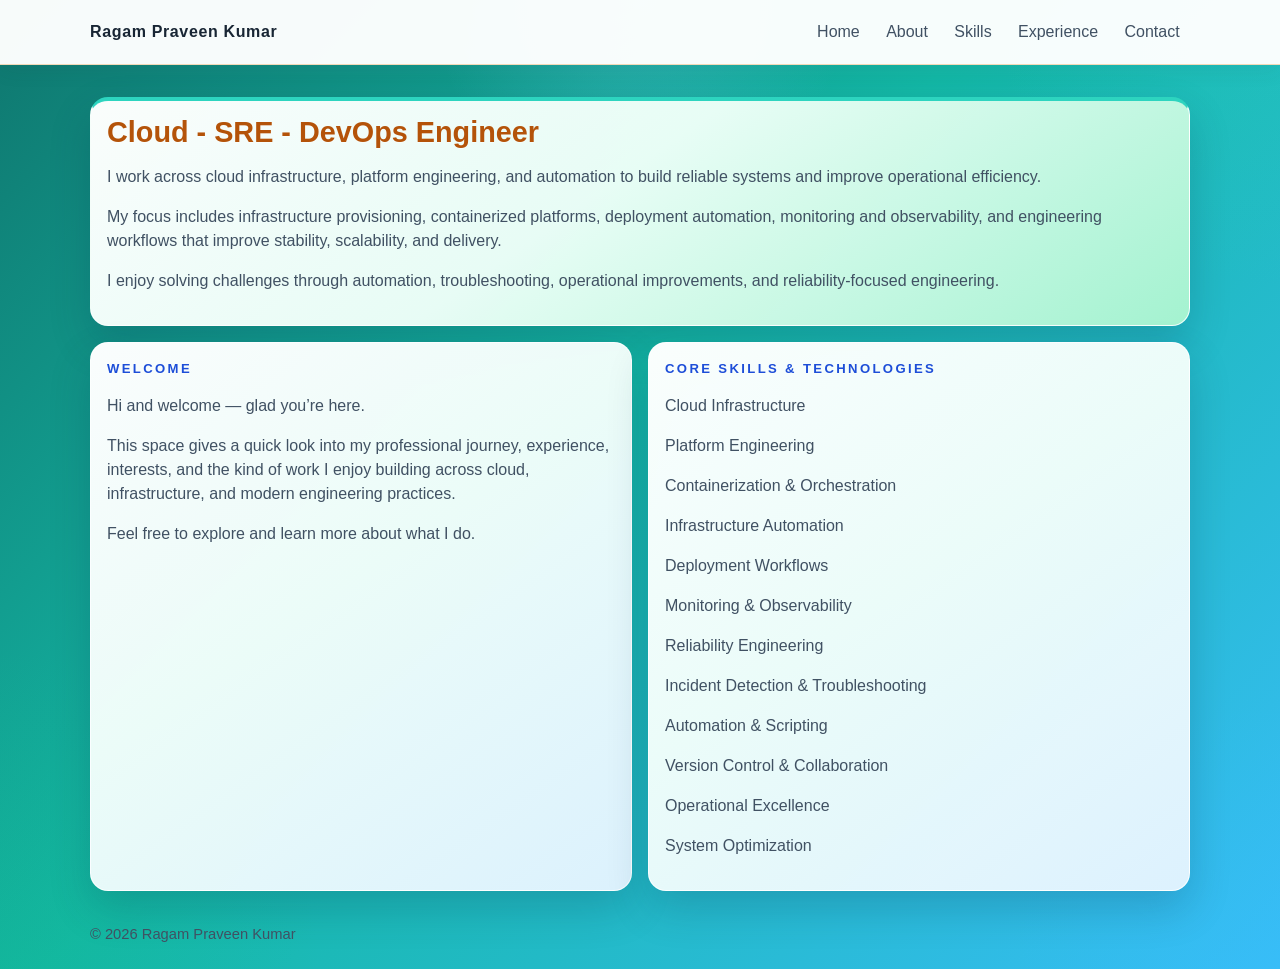
<file: index.html>
<!DOCTYPE html>
<html lang="en">
<head>
  <meta charset="UTF-8" />
  <meta name="viewport" content="width=device-width, initial-scale=1.0" />
  <meta name="description" content="Ragam Praveen Kumar — a focused personal tech website for DevOps, cloud, and automation." />
  <title>Ragam Praveen Kumar | DevOps Engineer</title>
  <link rel="icon" href="favicon.svg" type="image/svg+xml" />
  <link rel="shortcut icon" href="favicon.svg" type="image/svg+xml" />
  <link rel="stylesheet" href="styles.css" />
</head>
<body>
  <header class="topbar">
    <div class="shell nav">
      <a class="brand" href="#home">Ragam Praveen Kumar</a>
      <nav class="nav-links" aria-label="Primary navigation">
        <a href="/">Home</a>
        <a href="/about/">About</a>
        <a href="/skills/">Skills</a>
        <a href="/experience/">Experience</a>
        <a href="/contact/">Contact</a>
      </nav>
    </div>
  </header>

  <main id="home" class="shell main-wrap">
    <section class="hero-card">
      <p class="hero-title">Cloud - SRE - DevOps Engineer</p>
      <p class="lead">I work across cloud infrastructure, platform engineering, and automation to build reliable systems and improve operational efficiency.</p>
      <p class="lead">My focus includes infrastructure provisioning, containerized platforms, deployment automation, monitoring and observability, and engineering workflows that improve stability, scalability, and delivery.</p>
      <p class="lead">I enjoy solving challenges through automation, troubleshooting, operational improvements, and reliability-focused engineering.</p>
    </section>

    <section class="grid-2">
      <article id="about" class="panel">
        <p class="section-label">Welcome</p>
        <p>Hi and welcome — glad you’re here.</p>
        <p>This space gives a quick look into my professional journey, experience, interests, and the kind of work I enjoy building across cloud, infrastructure, and modern engineering practices.</p>
        <p>Feel free to explore and learn more about what I do.</p>
      </article>

      <article id="skills" class="panel">
        <p class="section-label">Core Skills &amp; Technologies</p>

        <p>Cloud Infrastructure</p>
        <p>Platform Engineering</p>
        <p>Containerization &amp; Orchestration</p>
        <p>Infrastructure Automation</p>
        <p>Deployment Workflows</p>
        <p>Monitoring &amp; Observability</p>
        <p>Reliability Engineering</p>
        <p>Incident Detection &amp; Troubleshooting</p>
        <p>Automation &amp; Scripting</p>
        <p>Version Control &amp; Collaboration</p>
        <p>Operational Excellence</p>
        <p>System Optimization</p>
      </article>
    </section>

  </main>

  <footer class="shell footer-note">© <span id="year"></span> Ragam Praveen Kumar</footer>

  <script src="script.js"></script>
</body>
</html>
</file>
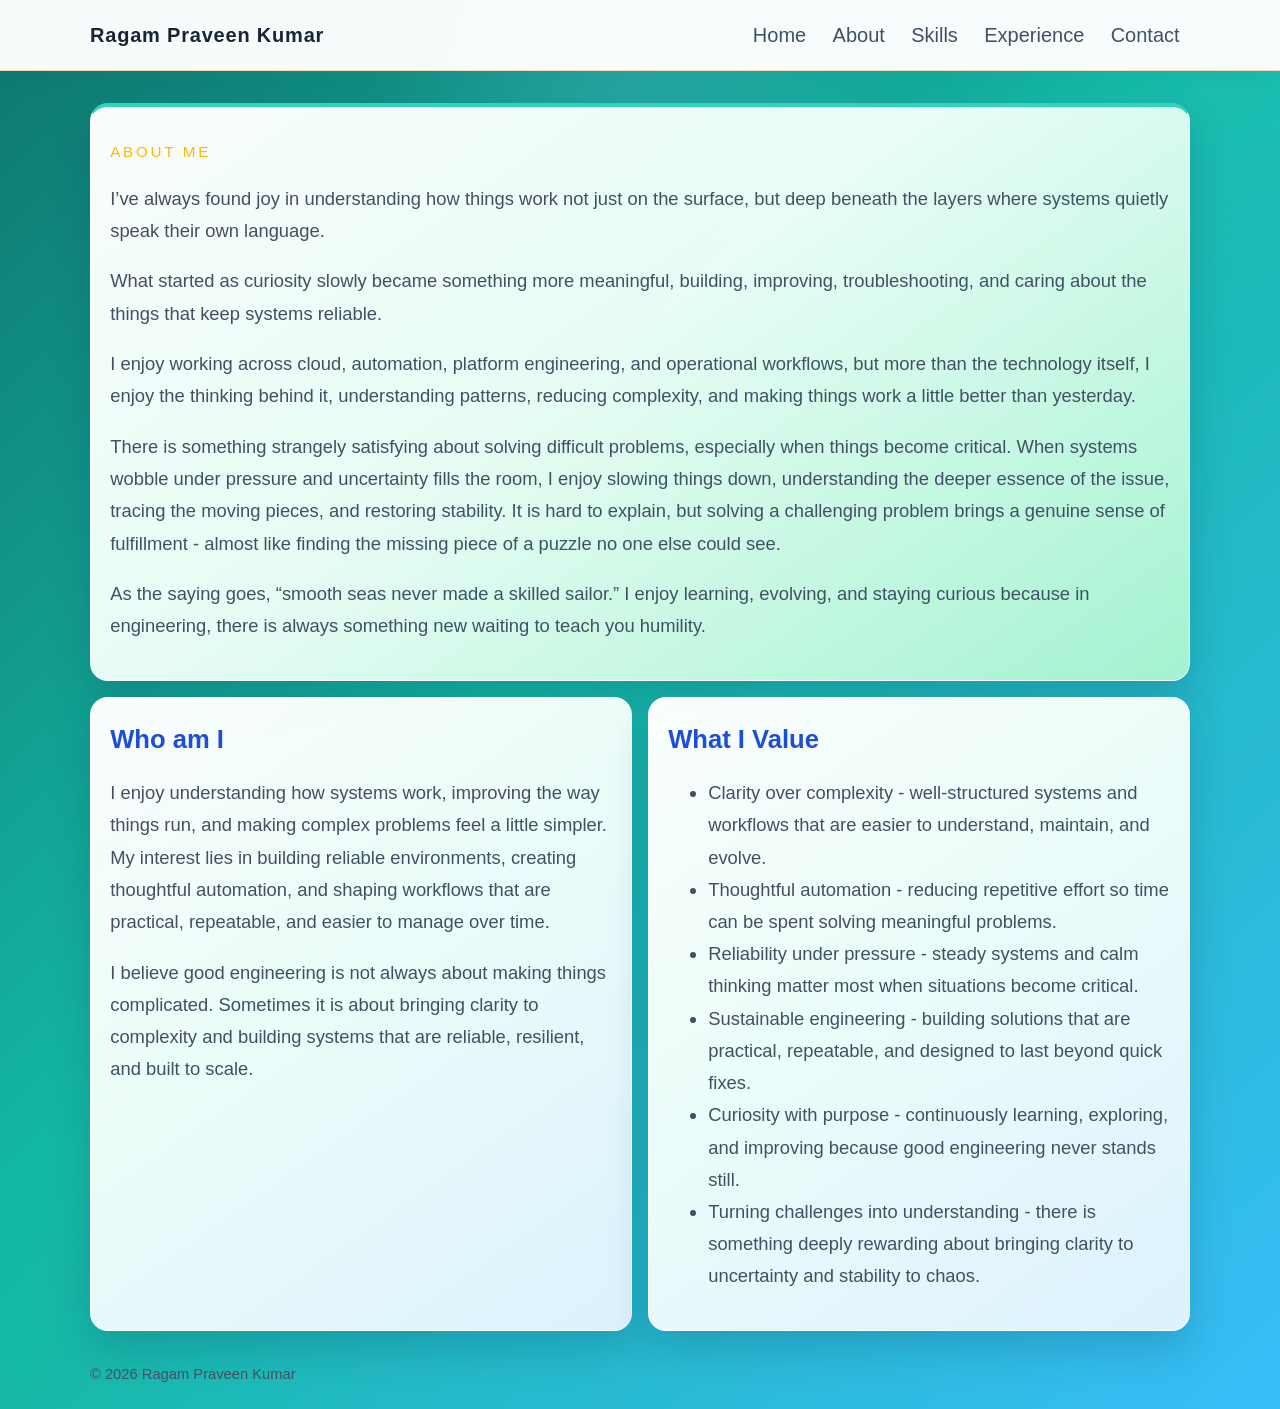
<file: about.html>
<!DOCTYPE html>
<html lang="en">
<head>
  <meta charset="UTF-8" />
  <meta name="viewport" content="width=device-width, initial-scale=1.0" />
  <title>About Me | Ragam Praveen Kumar</title>
  <link rel="stylesheet" href="styles.css" />
</head>
<body class="page-module">
  <header class="topbar">
    <div class="shell nav">
      <a class="brand" href="index.html">Ragam Praveen Kumar</a>
      <nav class="nav-links" aria-label="Primary navigation">
        <a href="index.html">Home</a>
        <a href="about.html">About</a>
        <a href="skills.html">Skills</a>
        <a href="experience.html">Experience</a>
        <a href="contact.html">Contact</a>
      </nav>
    </div>
  </header>

  <main class="shell main-wrap">
    <section class="hero-card">
      <p class="eyebrow">About Me</p>
      <p class="lead">I’ve always found joy in understanding how things work not just on the surface, but deep beneath the layers where systems quietly speak their own language.</p>
      <p class="lead">What started as curiosity slowly became something more meaningful, building, improving, troubleshooting, and caring about the things that keep systems reliable.</p>
      <p class="lead">I enjoy working across cloud, automation, platform engineering, and operational workflows, but more than the technology itself, I enjoy the thinking behind it, understanding patterns, reducing complexity, and making things work a little better than yesterday.</p>
      <p class="lead">There is something strangely satisfying about solving difficult problems, especially when things become critical. When systems wobble under pressure and uncertainty fills the room, I enjoy slowing things down, understanding the deeper essence of the issue, tracing the moving pieces, and restoring stability. It is hard to explain, but solving a challenging problem brings a genuine sense of fulfillment - almost like finding the missing piece of a puzzle no one else could see.</p>
      <p class="lead">As the saying goes, “smooth seas never made a skilled sailor.” I enjoy learning, evolving, and staying curious because in engineering, there is always something new waiting to teach you humility.</p>
    </section>

    <section class="grid-2">
      <article class="panel">
        <h2>Who am I</h2>
        <p>I enjoy understanding how systems work, improving the way things run, and making complex problems feel a little simpler. My interest lies in building reliable environments, creating thoughtful automation, and shaping workflows that are practical, repeatable, and easier to manage over time.</p>
        <p>I believe good engineering is not always about making things complicated. Sometimes it is about bringing clarity to complexity and building systems that are reliable, resilient, and built to scale.</p>
      </article>
      <article class="panel">
        <h2>What I Value</h2>
        <ul>
          <li>Clarity over complexity - well-structured systems and workflows that are easier to understand, maintain, and evolve.</li>
          <li>Thoughtful automation - reducing repetitive effort so time can be spent solving meaningful problems.</li>
          <li>Reliability under pressure - steady systems and calm thinking matter most when situations become critical.</li>
          <li>Sustainable engineering - building solutions that are practical, repeatable, and designed to last beyond quick fixes.</li>
          <li>Curiosity with purpose - continuously learning, exploring, and improving because good engineering never stands still.</li>
          <li>Turning challenges into understanding - there is something deeply rewarding about bringing clarity to uncertainty and stability to chaos.</li>
        </ul>
      </article>
    </section>
  </main>

  <footer class="shell footer-note">© <span id="year"></span> Ragam Praveen Kumar</footer>
  <script src="script.js"></script>
</body>
</html>
</file>
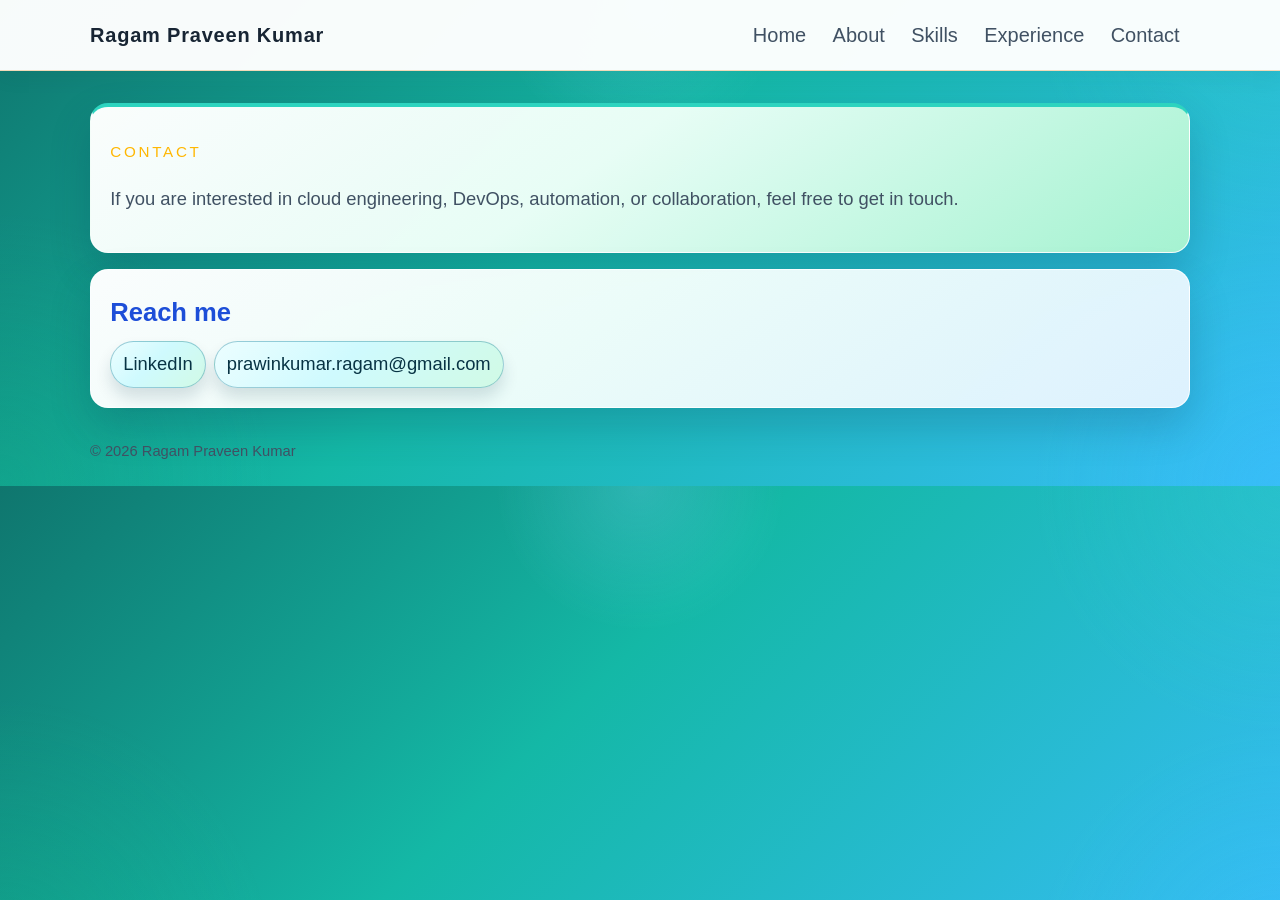
<file: contact.html>
<!DOCTYPE html>
<html lang="en">
<head>
  <meta charset="UTF-8" />
  <meta name="viewport" content="width=device-width, initial-scale=1.0" />
  <title>Contact | Ragam Praveen Kumar</title>
  <link rel="stylesheet" href="styles.css" />
</head>
<body class="page-module">
  <header class="topbar">
    <div class="shell nav">
      <a class="brand" href="index.html">Ragam Praveen Kumar</a>
      <nav class="nav-links" aria-label="Primary navigation">
        <a href="index.html">Home</a>
        <a href="about.html">About</a>
        <a href="skills.html">Skills</a>
        <a href="experience.html">Experience</a>
        <a href="contact.html">Contact</a>
      </nav>
    </div>
  </header>

  <main class="shell main-wrap">
    <section class="hero-card">
      <p class="eyebrow">Contact</p>
      <p class="lead">If you are interested in cloud engineering, DevOps, automation, or collaboration, feel free to get in touch.</p>
    </section>

    <section class="panel">
      <h2>Reach me</h2>
      <div class="contact-links">
        <a href="https://www.linkedin.com/in/ragam-praveen-kumar-b74b771b6" target="_blank" rel="noreferrer">LinkedIn</a>
        <a href="mailto:prawinkumar.ragam@gmail.com">prawinkumar.ragam@gmail.com</a>
      </div>
    </section>
  </main>

  <footer class="shell footer-note">© <span id="year"></span> Ragam Praveen Kumar</footer>
  <script src="script.js"></script>
</body>
</html>
</file>
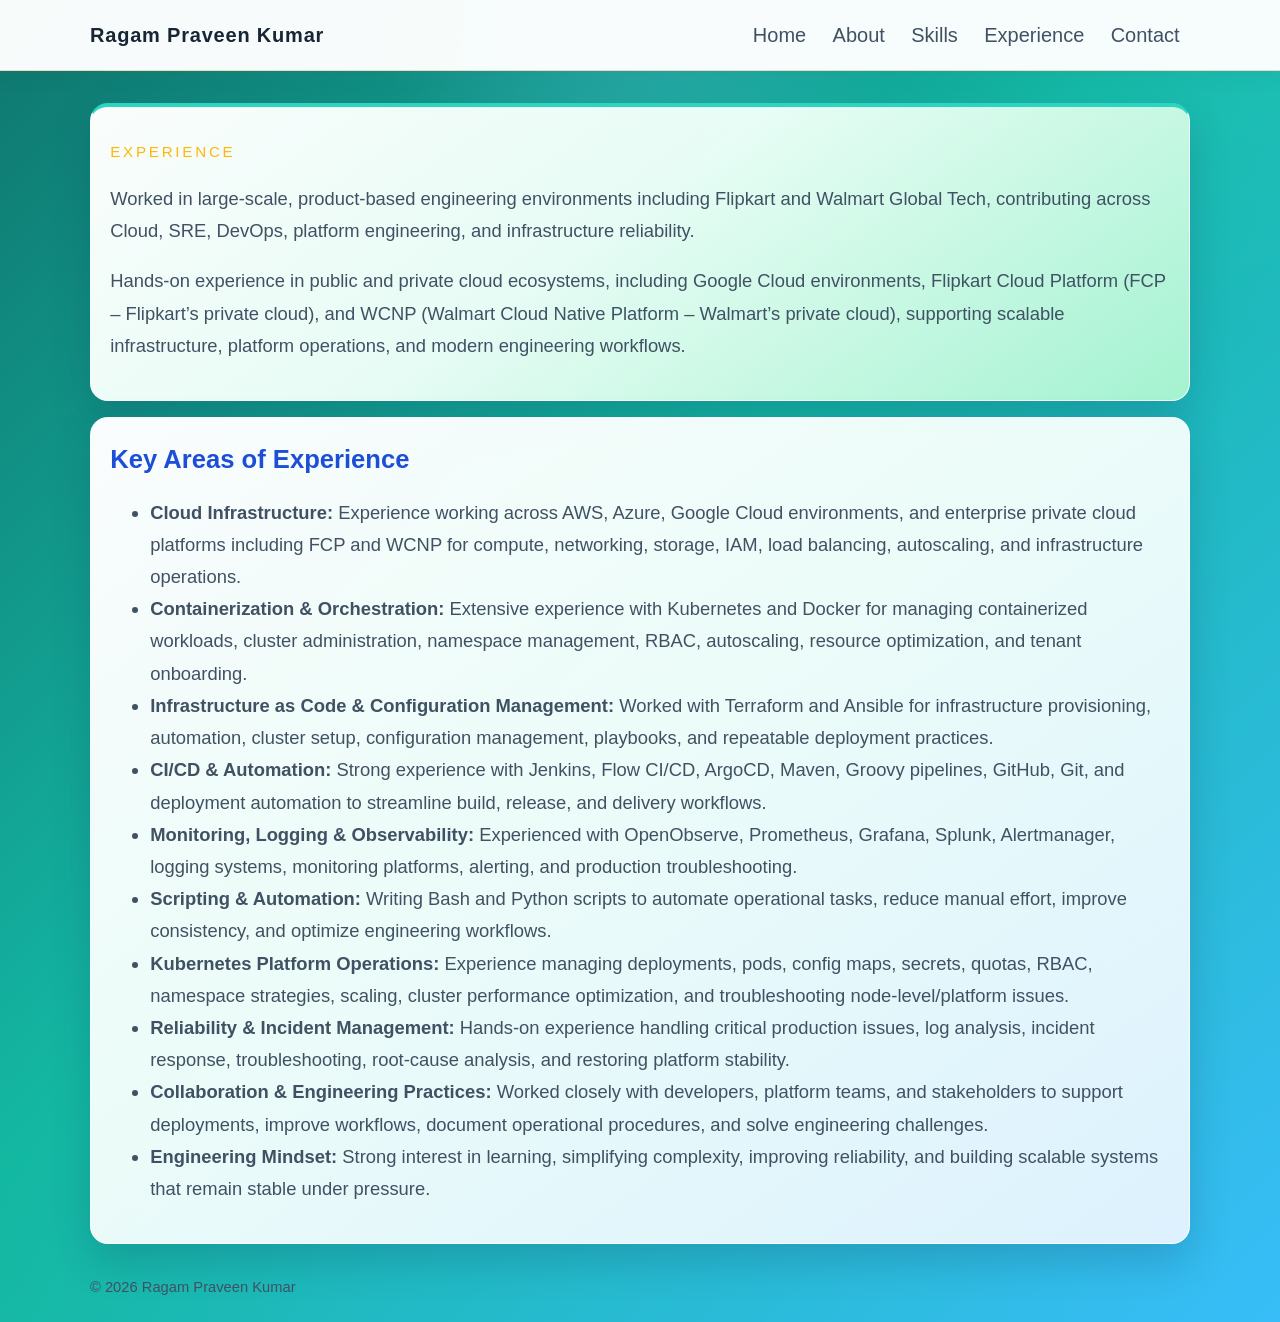
<file: experience.html>
<!DOCTYPE html>
<html lang="en">
<head>
  <meta charset="UTF-8" />
  <meta name="viewport" content="width=device-width, initial-scale=1.0" />
  <title>Experience | Ragam Praveen Kumar</title>
  <link rel="stylesheet" href="styles.css" />
</head>
<body class="page-module">
  <header class="topbar">
    <div class="shell nav">
      <a class="brand" href="index.html">Ragam Praveen Kumar</a>
      <nav class="nav-links" aria-label="Primary navigation">
        <a href="index.html">Home</a>
        <a href="about.html">About</a>
        <a href="skills.html">Skills</a>
        <a href="experience.html">Experience</a>
        <a href="contact.html">Contact</a>
      </nav>
    </div>
  </header>

  <main class="shell main-wrap">
    <section class="hero-card">
      <p class="eyebrow">Experience</p>
      <p class="lead">Worked in large-scale, product-based engineering environments including Flipkart and Walmart Global Tech, contributing across Cloud, SRE, DevOps, platform engineering, and infrastructure reliability.</p>
      <p class="lead">Hands-on experience in public and private cloud ecosystems, including Google Cloud environments, Flipkart Cloud Platform (FCP – Flipkart’s private cloud), and WCNP (Walmart Cloud Native Platform – Walmart’s private cloud), supporting scalable infrastructure, platform operations, and modern engineering workflows.</p>
    </section>

    <section class="panel">
      <h2>Key Areas of Experience</h2>
      <ul>
        <li><strong>Cloud Infrastructure:</strong> Experience working across AWS, Azure, Google Cloud environments, and enterprise private cloud platforms including FCP and WCNP for compute, networking, storage, IAM, load balancing, autoscaling, and infrastructure operations.</li>
        <li><strong>Containerization &amp; Orchestration:</strong> Extensive experience with Kubernetes and Docker for managing containerized workloads, cluster administration, namespace management, RBAC, autoscaling, resource optimization, and tenant onboarding.</li>
        <li><strong>Infrastructure as Code &amp; Configuration Management:</strong> Worked with Terraform and Ansible for infrastructure provisioning, automation, cluster setup, configuration management, playbooks, and repeatable deployment practices.</li>
        <li><strong>CI/CD &amp; Automation:</strong> Strong experience with Jenkins, Flow CI/CD, ArgoCD, Maven, Groovy pipelines, GitHub, Git, and deployment automation to streamline build, release, and delivery workflows.</li>
        <li><strong>Monitoring, Logging &amp; Observability:</strong> Experienced with OpenObserve, Prometheus, Grafana, Splunk, Alertmanager, logging systems, monitoring platforms, alerting, and production troubleshooting.</li>
        <li><strong>Scripting &amp; Automation:</strong> Writing Bash and Python scripts to automate operational tasks, reduce manual effort, improve consistency, and optimize engineering workflows.</li>
        <li><strong>Kubernetes Platform Operations:</strong> Experience managing deployments, pods, config maps, secrets, quotas, RBAC, namespace strategies, scaling, cluster performance optimization, and troubleshooting node-level/platform issues.</li>
        <li><strong>Reliability &amp; Incident Management:</strong> Hands-on experience handling critical production issues, log analysis, incident response, troubleshooting, root-cause analysis, and restoring platform stability.</li>
        <li><strong>Collaboration &amp; Engineering Practices:</strong> Worked closely with developers, platform teams, and stakeholders to support deployments, improve workflows, document operational procedures, and solve engineering challenges.</li>
        <li><strong>Engineering Mindset:</strong> Strong interest in learning, simplifying complexity, improving reliability, and building scalable systems that remain stable under pressure.</li>
      </ul>
    </section>
  </main>

  <footer class="shell footer-note">© <span id="year"></span> Ragam Praveen Kumar</footer>
  <script src="script.js"></script>
</body>
</html>
</file>
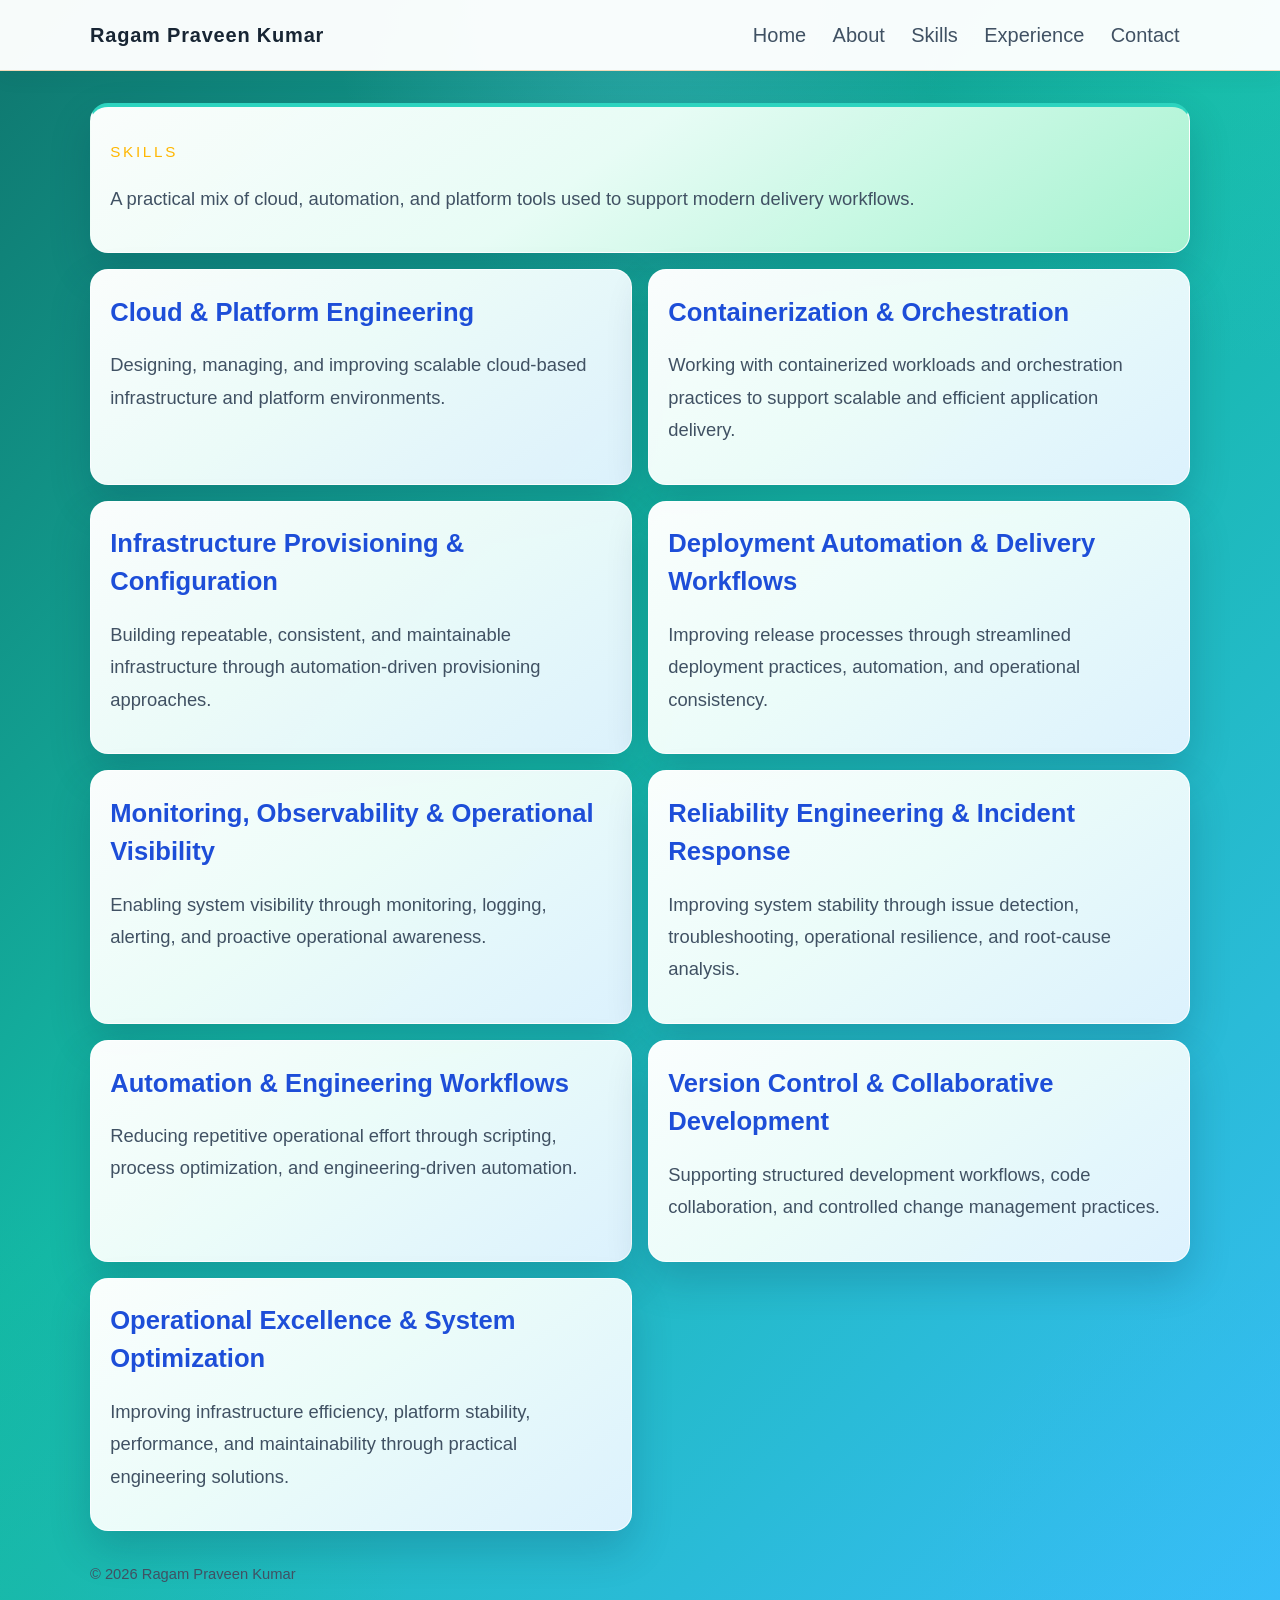
<file: skills.html>
<!DOCTYPE html>
<html lang="en">
<head>
  <meta charset="UTF-8" />
  <meta name="viewport" content="width=device-width, initial-scale=1.0" />
  <title>Skills | Ragam Praveen Kumar</title>
  <link rel="stylesheet" href="styles.css" />
</head>
<body class="page-module">
  <header class="topbar">
    <div class="shell nav">
      <a class="brand" href="index.html">Ragam Praveen Kumar</a>
      <nav class="nav-links" aria-label="Primary navigation">
        <a href="index.html">Home</a>
        <a href="about.html">About</a>
        <a href="skills.html">Skills</a>
        <a href="experience.html">Experience</a>
        <a href="contact.html">Contact</a>
      </nav>
    </div>
  </header>

  <main class="shell main-wrap">
    <section class="hero-card">
      <p class="eyebrow">Skills</p>
      <p class="lead">A practical mix of cloud, automation, and platform tools used to support modern delivery workflows.</p>
    </section>

    <section class="grid-2">
      <article class="panel">
        <h2>Cloud &amp; Platform Engineering</h2>
        <p>Designing, managing, and improving scalable cloud-based infrastructure and platform environments.</p>
      </article>

      <article class="panel">
        <h2>Containerization &amp; Orchestration</h2>
        <p>Working with containerized workloads and orchestration practices to support scalable and efficient application delivery.</p>
      </article>

      <article class="panel">
        <h2>Infrastructure Provisioning &amp; Configuration</h2>
        <p>Building repeatable, consistent, and maintainable infrastructure through automation-driven provisioning approaches.</p>
      </article>

      <article class="panel">
        <h2>Deployment Automation &amp; Delivery Workflows</h2>
        <p>Improving release processes through streamlined deployment practices, automation, and operational consistency.</p>
      </article>

      <article class="panel">
        <h2>Monitoring, Observability &amp; Operational Visibility</h2>
        <p>Enabling system visibility through monitoring, logging, alerting, and proactive operational awareness.</p>
      </article>

      <article class="panel">
        <h2>Reliability Engineering &amp; Incident Response</h2>
        <p>Improving system stability through issue detection, troubleshooting, operational resilience, and root-cause analysis.</p>
      </article>

      <article class="panel">
        <h2>Automation &amp; Engineering Workflows</h2>
        <p>Reducing repetitive operational effort through scripting, process optimization, and engineering-driven automation.</p>
      </article>

      <article class="panel">
        <h2>Version Control &amp; Collaborative Development</h2>
        <p>Supporting structured development workflows, code collaboration, and controlled change management practices.</p>
      </article>

      <article class="panel">
        <h2>Operational Excellence &amp; System Optimization</h2>
        <p>Improving infrastructure efficiency, platform stability, performance, and maintainability through practical engineering solutions.</p>
      </article>
    </section>
  </main>

  <footer class="shell footer-note">© <span id="year"></span> Ragam Praveen Kumar</footer>
  <script src="script.js"></script>
</body>
</html>
</file>
<file: styles.css>
:root {
  --bg: #fffaf6;
  --panel: #ffffff;
  --line: #f2d9b8;
  --text: #182534;
  --muted: #405163;
  --primary: #ffb703;
  --primary-deep: #fb8500;
  --primary-soft: #fff4db;
  --secondary: #10b981;
  --secondary-soft: #effff9;
  --accent: #7c3aed;
  --accent-soft: #efe7ff;
  --rose: #ec4899;
  --rose-soft: #ffe4ef;
  --sun: #fb7185;
  --sun-soft: #ffe8ec;
  --shadow: rgba(24, 37, 52, 0.20);
}

* { box-sizing: border-box; }
html { scroll-behavior: smooth; }
body {
  margin: 0;
  font-family: Arial, Helvetica, sans-serif;
  color: var(--text);
  background:
    radial-gradient(circle at top, rgba(125, 211, 252, 0.24), transparent 18%),
    radial-gradient(circle at top right, rgba(45, 212, 191, 0.24), transparent 18%),
    radial-gradient(circle at bottom left, rgba(16, 185, 129, 0.22), transparent 20%),
    radial-gradient(circle at bottom right, rgba(56, 189, 248, 0.18), transparent 18%),
    linear-gradient(135deg, #0f766e 0%, #14b8a6 45%, #38bdf8 100%);
  line-height: 1.5;
}

a { color: var(--primary); text-decoration: none; }

body.page-module {
  font-size: 20px;
}

body.page-module .hero-card,
body.page-module .panel {
  font-size: 1.15rem;
  padding: 1.2rem;
}

body.page-module .lead,
body.page-module .panel p,
body.page-module .panel li,
body.page-module .panel ul {
  font-size: 1.15rem;
  line-height: 1.75;
}

body.page-module h1 {
  font-size: clamp(2.6rem, 7vw, 4.4rem);
}

body.page-module h2 {
  font-size: 1.6rem;
}

body.page-module .eyebrow,
body.page-module .kicker,
body.page-module .section-label {
  font-size: 0.95rem;
}

.shell { width: min(1100px, calc(100% - 1rem)); margin: 0 auto; }

.topbar {
  position: sticky;
  top: 0;
  z-index: 10;
  background: rgba(255, 255, 255, 0.97);
  border-bottom: 1px solid var(--line);
  box-shadow: 0 8px 18px rgba(33, 48, 64, 0.06);
}

.nav {
  display: flex;
  align-items: center;
  justify-content: space-between;
  gap: 1rem;
  padding: 0.8rem 0;
}

.brand { color: var(--text); font-weight: 700; letter-spacing: 0.04em; }

.nav-links { display: flex; flex-wrap: wrap; gap: 0.35rem; }
.nav-links a {
  color: var(--muted);
  padding: 0.45rem 0.65rem;
  border-radius: 999px;
}
.nav-links a:hover,
.nav-links a:focus-visible {
  color: var(--text);
  background: linear-gradient(135deg, var(--primary-soft), var(--secondary-soft));
  border: 1px solid var(--line);
}

.main-wrap { padding: 1rem 0 2rem; }

.hero-card,
.panel {
  background: linear-gradient(145deg, rgba(255,255,255,0.98) 0%, rgba(240,253,250,0.98) 45%, rgba(224,242,254,0.98) 100%);
  border: 1px solid rgba(255,255,255,0.85);
  border-radius: 18px;
  padding: 1rem;
  box-shadow: 0 18px 42px rgba(8, 47, 73, 0.20);
}

.panel:hover {
  transform: translateY(-1px);
  box-shadow: 0 18px 38px rgba(34, 48, 64, 0.16);
}

.hero-card {
  border-top: 4px solid #2dd4bf;
  background:
    linear-gradient(145deg, rgba(255,255,255,0.98) 0%, rgba(236,254,247,0.98) 45%, rgba(167,243,208,0.98) 100%);
}

.hero-card {
  margin-top: 1rem;
  margin-bottom: 1rem;
}

.eyebrow, .kicker {
  text-transform: uppercase;
  letter-spacing: 0.18em;
  font-size: 0.78rem;
  color: var(--primary);
}

.panel .section-label {
  text-transform: uppercase;
  letter-spacing: 0.18em;
  font-size: 0.82rem;
  color: #1d4ed8;
  font-weight: 900;
  margin: 0 0 0.4rem;
  text-shadow: 0 1px 0 rgba(255,255,255,0.35);
}

h1 {
  font-size: clamp(2.1rem, 6vw, 3.2rem);
  line-height: 1.05;
  margin: 0.25rem 0 0.4rem;
  font-weight: 900;
  color: #b45309;
  text-shadow: 0 1px 0 rgba(255,255,255,0.35);
}

.hero-title {
  margin: 0 0 0.35rem;
  font-size: clamp(1.35rem, 3.2vw, 1.8rem);
  line-height: 1.1;
  font-weight: 900;
  color: #b45309;
  text-shadow: 0 1px 0 rgba(255,255,255,0.45);
}
h2 {
  font-size: 1.15rem;
  margin: 0.2rem 0 0.35rem;
  color: #1d4ed8;
  font-weight: 800;
  text-shadow: 0 1px 0 rgba(255,255,255,0.35);
}

.heading-about { color: #2563eb; }
.heading-tools { color: #0ea5e9; }
.heading-focus { color: #1d4ed8; }
.heading-professional { color: #3b82f6; }
.heading-connect { color: #0284c7; }

.lead, .panel p, .panel li { color: var(--muted); }

.panel .section-label {
  color: #1d4ed8 !important;
  font-weight: 900;
}

.cta-row { display: flex; flex-wrap: wrap; gap: 0.6rem; margin-top: 0.9rem; }
.btn {
  display: inline-flex;
  align-items: center;
  justify-content: center;
  border-radius: 999px;
  padding: 0.65rem 0.85rem;
  font-weight: 700;
  border: 1px solid var(--line);
}

.btn-primary {
  background: linear-gradient(135deg, #ff6b6b 0%, #ffb703 35%, #7c3aed 100%);
  color: #fffdfa;
  border-color: transparent;
  box-shadow: 0 14px 24px rgba(124, 58, 237, 0.35);
}

.btn-secondary {
  color: var(--text);
  background: linear-gradient(135deg, #fff7e6 0%, #f5efff 45%, #ffeaf1 100%);
  border-color: var(--line);
}

.grid-2 { display: grid; grid-template-columns: repeat(2, 1fr); gap: 1rem; }

.chip-list {
  display: flex;
  flex-wrap: wrap;
  gap: 0.45rem;
  padding: 0;
  list-style: none;
  margin: 0.5rem 0 0;
}

.chip-list li {
  border: 1px solid rgba(14, 116, 144, 0.35);
  border-radius: 999px;
  padding: 0.35rem 0.55rem;
  background: linear-gradient(135deg, #ecfeff 0%, #cffafe 45%, #d1fae5 100%);
  color: #083344;
  box-shadow: 0 8px 14px rgba(8, 47, 73, 0.14);
}

.contact-links { display: flex; flex-wrap: wrap; gap: 0.5rem; margin-top: 0.6rem; }
.contact-links a {
  border: 1px solid rgba(14, 116, 144, 0.35);
  border-radius: 999px;
  padding: 0.55rem 0.75rem;
  color: #083344;
  background: linear-gradient(135deg, #ecfeff 0%, #cffafe 45%, #d1fae5 100%);
  box-shadow: 0 10px 16px rgba(8, 47, 73, 0.14);
}

.footer-note { color: var(--muted); font-size: 0.92rem; padding-bottom: 1.5rem; }

@media (max-width: 760px) {
  .nav { align-items: flex-start; flex-direction: column; }
  .grid-2 { grid-template-columns: 1fr; }
}
</file>
